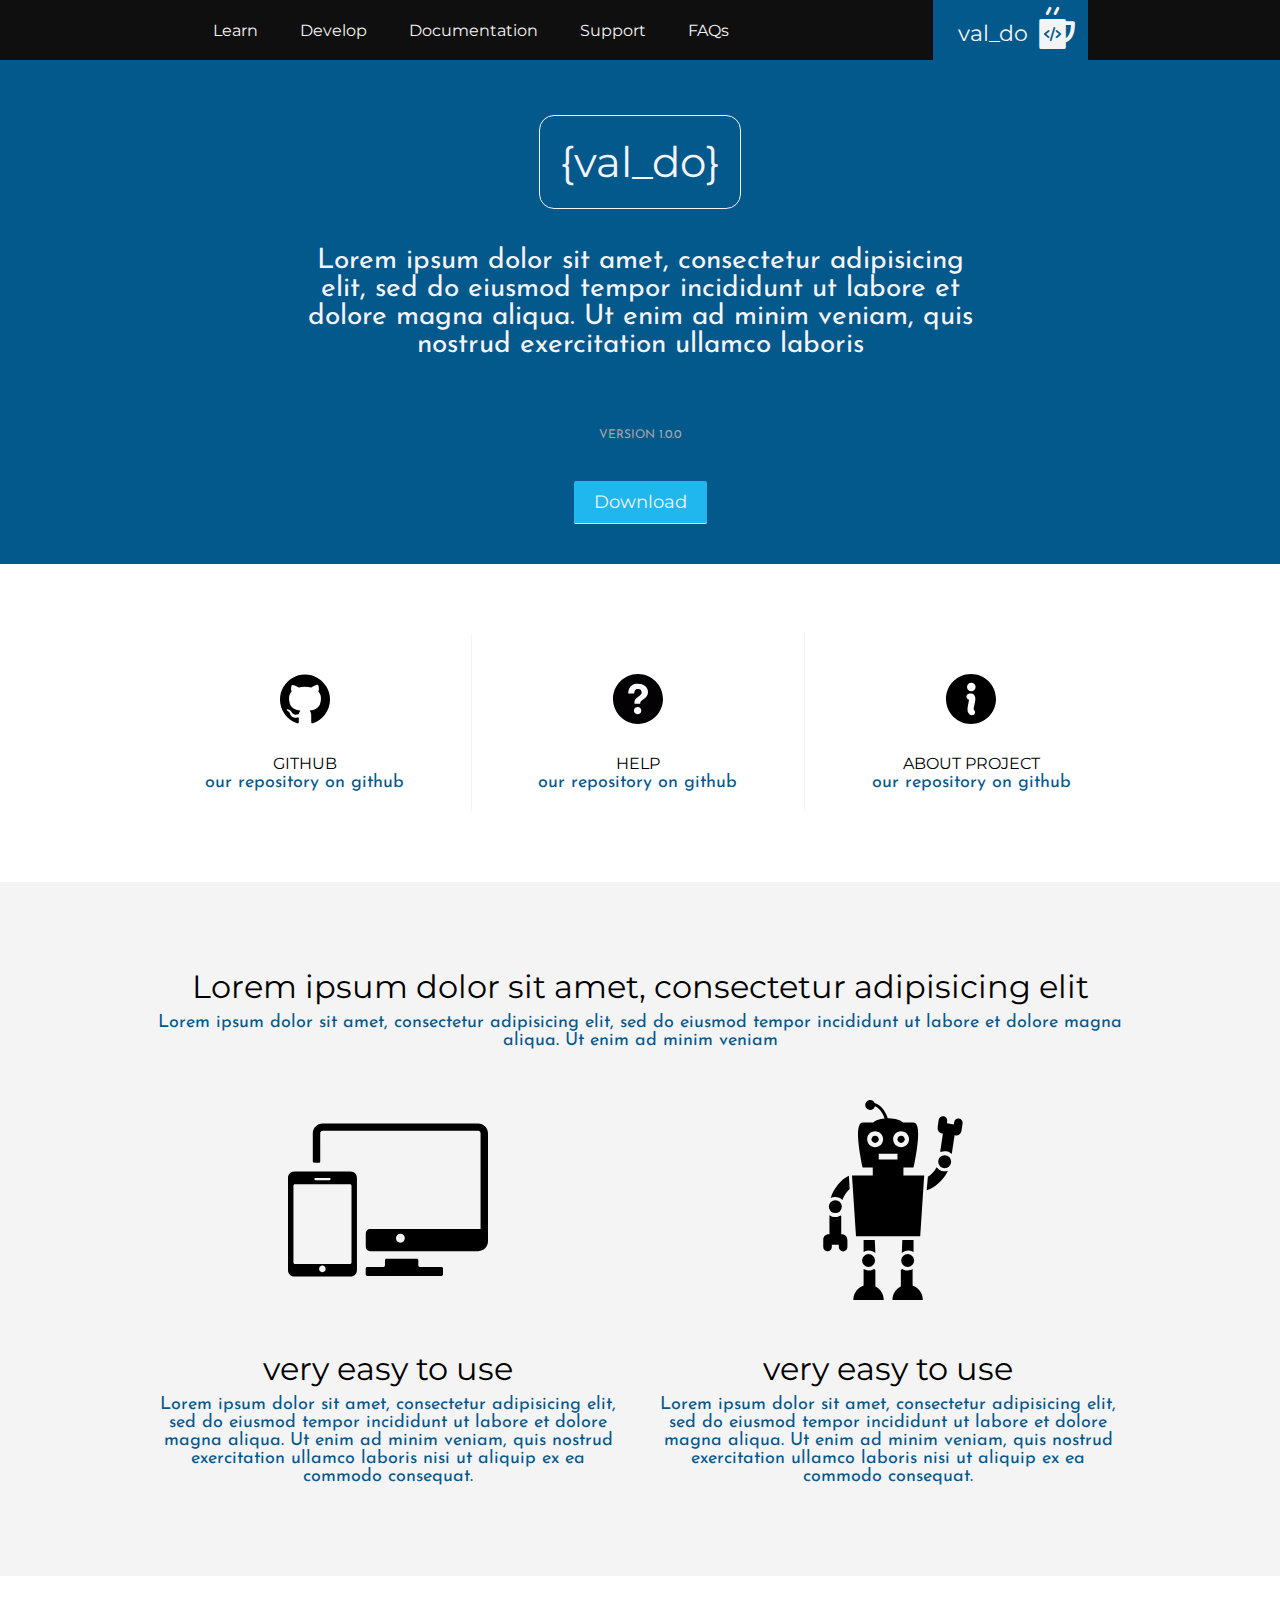
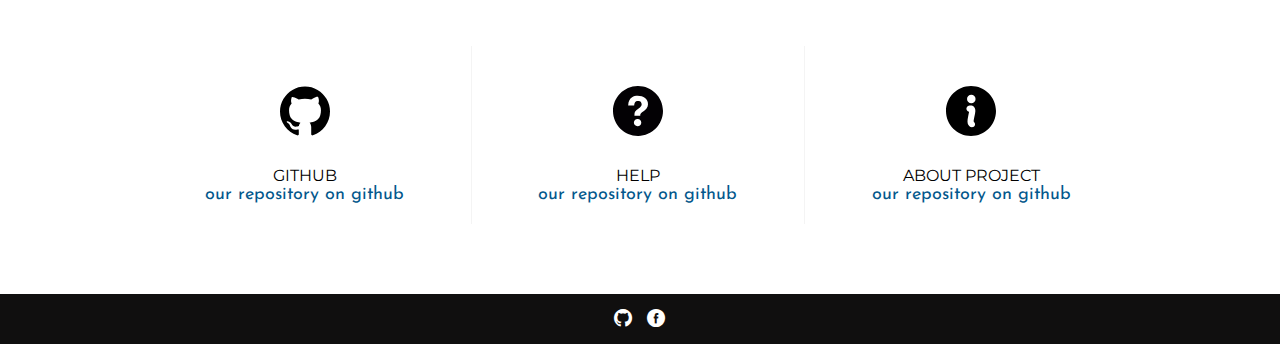
<file: index.html>
<!DOCTYPE html>
<html>
<haed>
	<title>val_do framework</title>
	<link href='https://fonts.googleapis.com/css?family=Josefin+Sans' rel='stylesheet' type='text/css'>
	<link href='https://fonts.googleapis.com/css?family=Montserrat' rel='stylesheet' type='text/css'>
	<link rel="stylesheet" type="text/css" href="css/val_do.css">
	<link rel="stylesheet" type="text/css" href="css/style.css">
	<link rel="stylesheet" type="text/css" href="css/icons.css">
</haed>

<body>
	
<header class="nav-header-do">
	<nav class="hd-nav-do">
		<ul class="nav-ul-do">
			<li class="nav-li-do"><a class="nav-a-do" href="#">learn</a></li>
			<li class="nav-li-do"><a class="nav-a-do" href="#">develop</a></li>
			<li class="nav-li-do"><a class="nav-a-do" href="#">documentation</a></li>
			<li class="nav-li-do"><a class="nav-a-do" href="#">support</a></li>
			<li class="nav-li-do"><a class="nav-a-do" href="#">FAQs</a></li>
		</ul>
		<a class="nav-logo-do" href="#"> val_do <i class="val val-val_do"></i></a>
	</nav>
</header>

<main class="main-do">
	<div class="row-do">
		<h1 class="h1-do main-logo">{val_do}</h1>
		<p class="p-do">
			Lorem ipsum dolor sit amet, consectetur adipisicing elit, sed do eiusmod
			tempor incididunt ut labore et dolore magna aliqua. Ut enim ad minim veniam,
			quis nostrud exercitation ullamco laboris 
		</p>
		<P class="p-do version">
			version 1.0.0
		</P>
		<a class="button-do" href="#">Download</a>
	</div>
</main>
<section class="section-do section-do-white">
	<div class="row-do">
		<div class="col-do-3">
			<img src="img/icons/github.svg" alt="github logo">
			<a class="a-do uppercase-do" href="#">GITHUB</a>
			<p class="p-do">our repository on github</p>
		</div>	
		<div class="col-do-3 both-border">
			<img src="img/icons/help.svg" alt="help logo">
			<a class="a-do uppercase-do" href="#">Help</a>
			<p class="p-do">our repository on github</p>
		</div>	
		<div class="col-do-3">
			<img src="img/icons/info.svg" alt="info logo">
			<a class="a-do uppercase-do" href="#">about project</a>
			<p class="p-do">our repository on github</p>
		</div>	
	</div>
</section>
<section class="section-do">
	<div class="row-do">
		<h1 class="h1-do">Lorem ipsum dolor sit amet, consectetur adipisicing elit</h1>
		<p class="p-do">
			Lorem ipsum dolor sit amet, consectetur adipisicing elit, sed do eiusmod
			tempor incididunt ut labore et dolore magna aliqua. Ut enim ad minim veniam
		</p>

		<div class="col-do-2">
			<img src="img/icons/responsive.svg">
			<h1 class="h1-do">very easy to use</h1>
			<p class="p-do">
				Lorem ipsum dolor sit amet, consectetur adipisicing elit, sed do eiusmod tempor incididunt ut labore et dolore magna aliqua. Ut enim ad minim veniam, quis nostrud exercitation ullamco laboris nisi ut aliquip ex ea commodo consequat.
			</p>
		</div>
		<div class="col-do-2">
			<img src="img/icons/smart.svg">
			<h1 class="h1-do">very easy to use</h1>
			<p class="p-do">
				Lorem ipsum dolor sit amet, consectetur adipisicing elit, sed do eiusmod tempor incididunt ut labore et dolore magna aliqua. Ut enim ad minim veniam, quis nostrud exercitation ullamco laboris nisi ut aliquip ex ea commodo consequat.
			</p>
		</div>

	</div>

</section>
<section class="section-do section-do-white">
	<div class="row-do">
		<div class="col-do-3">
			<img src="img/icons/github.svg" alt="github logo">
			<a class="a-do uppercase-do" href="#">GITHUB</a>
			<p class="p-do">our repository on github</p>
		</div>	
		<div class="col-do-3 both-border">
			<img src="img/icons/help.svg" alt="help logo">
			<a class="a-do uppercase-do" href="#">Help</a>
			<p class="p-do">our repository on github</p>
		</div>	
		<div class="col-do-3">
			<img src="img/icons/info.svg" alt="info logo">
			<a class="a-do uppercase-do" href="#">about project</a>
			<p class="p-do">our repository on github</p>
		</div>	
	</div>
</section>

<footer class="footer-do">
	<a class="a-do" href="#"><i class="val val-github"></i></a>
	<a class="a-do" href="#"><i class="val val-facebook"></i></a>
</footer>

</body>

</html>
</file>
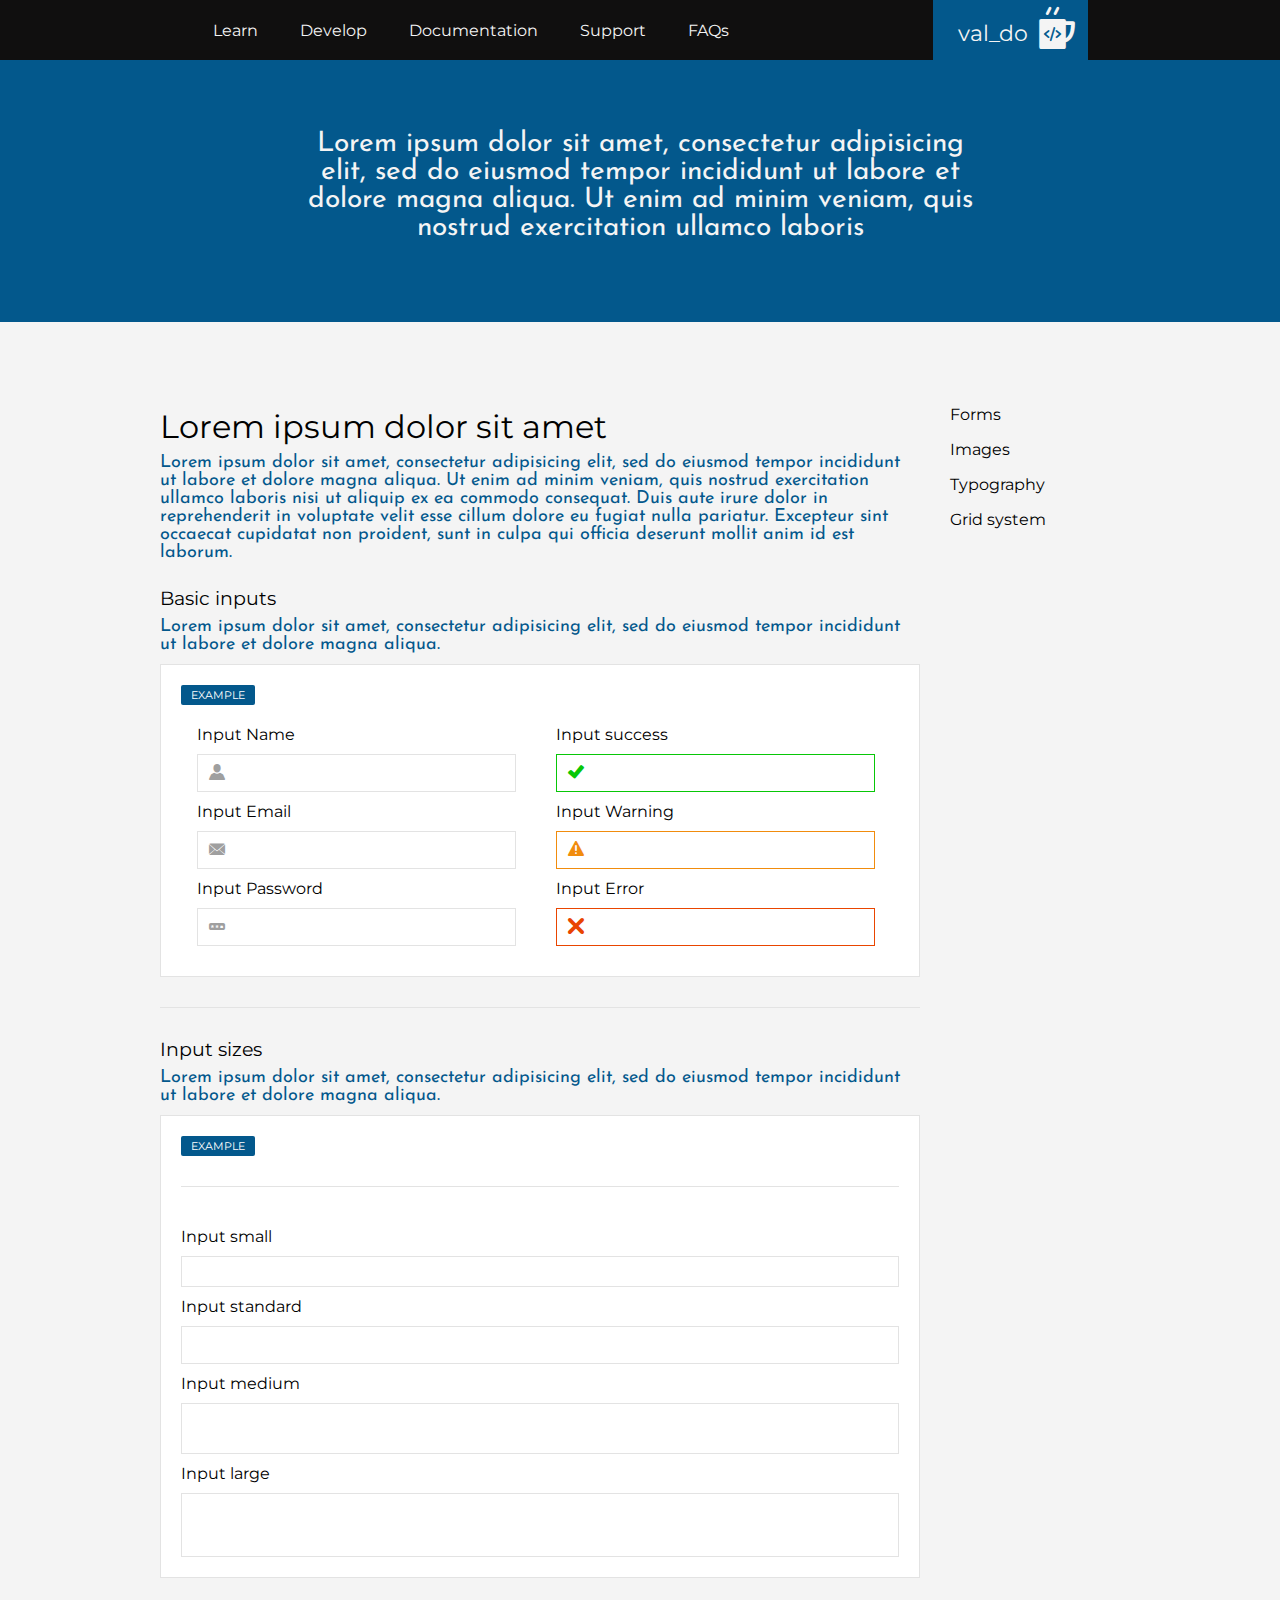
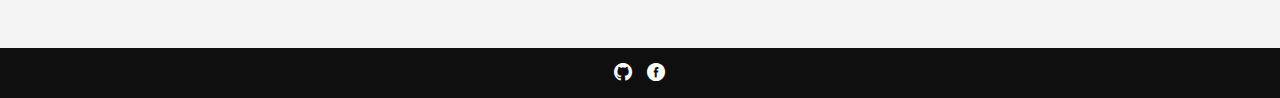
<file: items.html>
<!DOCTYPE html>
	<html>
	<haed>
		<title>val_do framework</title>
		<link href='https://fonts.googleapis.com/css?family=Josefin+Sans' rel='stylesheet' type='text/css'>
		<link href='https://fonts.googleapis.com/css?family=Montserrat' rel='stylesheet' type='text/css'>
		<link rel="stylesheet" type="text/css" href="css/val_do.css">
		<link rel="stylesheet" type="text/css" href="css/style.css">
		<link rel="stylesheet" type="text/css" href="css/icons.css">
	</haed>

	<body>
		
	<header class="nav-header-do">
		<nav class="hd-nav-do">
			<ul class="nav-ul-do">
				<li class="nav-li-do"><a class="nav-a-do" href="#">learn</a></li>
				<li class="nav-li-do"><a class="nav-a-do" href="#">develop</a></li>
				<li class="nav-li-do"><a class="nav-a-do" href="#">documentation</a></li>
				<li class="nav-li-do"><a class="nav-a-do" href="#">support</a></li>
				<li class="nav-li-do"><a class="nav-a-do" href="#">FAQs</a></li>
			</ul>
			<a class="nav-logo-do" href="#"> val_do <i class="val val-val_do"></i></a>
		</nav>
	</header>

	<main class="main-do">
		<div class="row-do">
			<p class="p-do">
				Lorem ipsum dolor sit amet, consectetur adipisicing elit, sed do eiusmod
				tempor incididunt ut labore et dolore magna aliqua. Ut enim ad minim veniam,
				quis nostrud exercitation ullamco laboris 
			</p>
		</div>
	</main>

	<section class="section-do">
		<div class="row-do">
			<div class="conent-do-3">
				<h1 class="h1-do">Lorem ipsum dolor sit amet</h1>
				<p class="p-do">
					Lorem ipsum dolor sit amet, consectetur adipisicing elit, sed do eiusmod
					tempor incididunt ut labore et dolore magna aliqua. Ut enim ad minim veniam,
					quis nostrud exercitation ullamco laboris nisi ut aliquip ex ea commodo
					consequat. Duis aute irure dolor in reprehenderit in voluptate velit esse
					cillum dolore eu fugiat nulla pariatur. Excepteur sint occaecat cupidatat non
					proident, sunt in culpa qui officia deserunt mollit anim id est laborum.
				</p>
				<h3 class="h3-do">Basic inputs</h3>
				<p class="p-do">
					Lorem ipsum dolor sit amet, consectetur adipisicing elit, sed do eiusmod
					tempor incididunt ut labore et dolore magna aliqua. 
				</p>
				<div class="wrap-do">
					<span class="sm-label">example</span>
					<div class="clear-do"></div>
					<div class="col-do-2">
						<label class="lbl-do" for="txt-1">Input Name</label>
						<div class="input-wrp-do">
							<input class="input-do" id="txt-1" type="text">
							<i class="val val-user"></i>
						</div>
						<label class="lbl-do" for="txt-2">Input Email</label>
						<div class="input-wrp-do">
							<input class="input-do" id="txt-2" type="email">
							<i class="val val-message"></i>
						</div>
						<label class="lbl-do" for="txt-3">Input Password</label>
						<div class="input-wrp-do">
							<input class="input-do" id="txt-3" type="password">
							<i class="val val-password"></i>
						</div>
					</div>
					<div class="col-do-2">
						<label class="lbl-do" for="txt-4">Input success</label>
						<div class="input-wrp-do">
							<input class="input-do inp-do-success" id="txt-4" type="email">
							<i class="val val-yes"></i>
						</div>
						<label class="lbl-do" for="txt-5">Input Warning</label>
						<div class="input-wrp-do">
							<input class="input-do inp-do-warning" id="txt-5" type="password">
							<i class="val val-error"></i>
						</div>
						<label class="lbl-do" for="txt-6">Input Error</label>
						<div class="input-wrp-do">
							<input class="input-do inp-do-error" id="txt-6" type="text">
							<i class="val val-no"></i>
						</div>
					</div>
				</div>
				<div class="hr-do"></div>
				<h3 class="h3-do">Input sizes</h3>
				<p class="p-do">
					Lorem ipsum dolor sit amet, consectetur adipisicing elit, sed do eiusmod
					tempor incididunt ut labore et dolore magna aliqua. 
				</p>
				<div class="wrap-do">
					<span class="sm-label">example</span>
					<div class="clear-do"></div>
					<div class="hr-do"></div>
					<label class="lbl-do" for="txt-10">Input small</label>
					<div class="input-wrp-do">
						<input class="input-do inp-do-sm" id="txt-10" type="text">
					</div>
					<label class="lbl-do" for="txt-8">Input standard</label>
					<div class="input-wrp-do">
						<input class="input-do inp-do-st" id="txt-8" type="text">
					</div>
					<label class="lbl-do" for="txt-9">Input medium</label>
					<div class="input-wrp-do">
						<input class="input-do inp-do-md" id="txt-9" type="text">
					</div>
					<label class="lbl-do" for="txt-10">Input large</label>
					<div class="input-wrp-do">
						<input class="input-do inp-do-lrg" id="txt-10" type="text">
					</div>
				</div>
			</div>
			<nav class="menu-do">
				<ul class="mn-ul-do">
					<li class="mn-li-do"><a class="mn-a-do" href="#">Forms</a></li>
					<li class="mn-li-do"><a class="mn-a-do" href="#">Images</a></li>
					<li class="mn-li-do"><a class="mn-a-do" href="#">Typography</a></li>
					<li class="mn-li-do"><a class="mn-a-do" href="#">Grid system</a></li>
				</ul>
			</nav>
			<div class="clear-do"></div>
		</div>
	</section>

	<footer class="footer-do">
		<a class="a-do" href="#"><i class="val val-github"></i></a>
		<a class="a-do" href="#"><i class="val val-facebook"></i></a>
	</footer>

	</body>

	</html>
</file>
<file: css/val_do.css>
.nav-header-do{
	width: 100%;
	height: 60px;
	background: #100F0F;
}

.hd-nav-do{
	width: 70%;
	height: 60px;
	margin: auto;
}

.nav-ul-do{
	font-family: 'Montserrat', sans-serif;
    margin: 0;
    padding: 0;
    float: left;
    height: 100%;
    list-style: none;
}

.nav-li-do{
    float: left;
    display: block;
    height: 100%;
}

.nav-a-do{
    color: #F4F4F4;
    font-size: 16px;
    display: block;
    padding: 21px 21px 20px 21px;
    text-decoration: none;
    text-transform: capitalize;
    transition: all 0.3s;
}

.nav-a-do:hover{
	color: #000;
	background: #F4F4F4;
}

.nav-logo-do{
	position: relative;
    font-family: 'Montserrat', sans-serif;
    float: right;
    font-size: 22px;
    color: #F4F4F4;
    text-decoration: none;
    padding: 20px 60px 13px 25px;
    background: #03588C;
    transition: all 0.3s;
}

.nav-logo-do:hover{
	color: #000;
	background: #F4F4F4;
}
.nav-logo-do i{
    font-size: 42px;
    top: 7px;
    right: 10px;
    position: absolute;
}

.main-do{
	padding: 40px 0;
	width: 100%;
	text-align: center;
	background: #03588C;
}

.h1-do, .h2-do, .h3-do, .h4-do, .h5-do, .h6-do{
	margin: 0;
	font-weight: normal;
	margin: 15px 0 8px 0;
	font-family: 'Montserrat', sans-serif;
}

.p-do{
    font-family: 'Josefin Sans', sans-serif;
    display: inline-block;
    color: #03588C;
    font-size: 18px;
    margin: 0 0 10px 0;
    padding: 0;
}

.button-do{
    font-size: 14px;
    text-decoration: none;
    background: #20B7EF;
    color: #F4F4F4;
    border-bottom: 1px solid #F4F4F4;
    padding: 10px 20px;
    border-radius: 2px;
    display: inline-block;
    font-family: 'Montserrat', sans-serif;
    transition: all 0.3s;
}

.button-do:hover{
	background: #A8A7A7;
	color: #000;
	border-bottom: 1px solid #000;
}

.button-do:active{
	background: #100F0F;
	color: #F4F4F4;
	border-bottom: 1px solid #F4F4F4;
}

.section-do{
	padding: 70px 0;
	background: #F4F4F4;
}

.row-do{
	width: 100%;
	max-width: 62.5rem;
	margin: 0 auto;
}

.both-border{
	border-right: 1px solid #F4F4F4;
	border-left: 1px solid #F4F4F4;
}

.col-do-2, .col-do-3{
	display: inline-block;
    width: 50%;
    box-sizing: border-box;
    margin-left: -4px;
    padding: 10px 20px;
}

.col-do-3{
	width: 33.33333%;
}

.a-do{
	text-decoration: none;
	display: block;
	font-family: 'Montserrat', sans-serif;
	color: #000;
}

.uppercase-do{
	text-transform: uppercase;
}

.footer-do{
    width: 100%;
    background: #100F0F;
    height: 50px;
    padding: 15px 0;
    box-sizing: border-box;
}

.menu-do{
	width: 20%;
	float: right;
}

.conent-do-3{
	text-align: left;
    width: 80%;
    float: left;
    padding: 0 20px;
    box-sizing: border-box;
}

.clear-do{
	clear: both;
}

.mn-ul-do{
	list-style: none;
	margin: 0;
	padding: 5px 0;
	text-align: left;
	font-family: 'Montserrat', sans-serif;
}

.mn-a-do{
    color: #000;
    text-decoration: none;
    display: block;
    padding: 8px 10px;
	transition: all 0.3s;
}

.mn-a-do:hover{
	background: #03588C;
	color: #F4F4F4;
}

.hr-do{
	width: 100%;
	background: #E3E3E3;
	height: 1px;
	margin: 30px 0;
}

.wrap-do{
	width: 100%;
	padding: 20px;
	background: #Fff;
	border: 1px solid #E3E3E3;
	box-sizing: border-box;
}

.sm-label{
    background: #03588C;
    padding: 3px 10px;
    font-family: 'Montserrat', sans-serif;
    border-radius: 2px;
    color: #fff;
    font-size: 11px;
    text-transform: uppercase;
    float: left;
}

.lbl-do{
	padding: 10px 0;
	display: block;
    font-family: 'Montserrat', sans-serif;
}

.input-wrp-do{
	position: relative;
}

.input-wrp-do i{
    position: absolute;
    height: 100%;
    width: 40px;
    top: 0;
    left: 0;
    color: #9F9F9F;
    text-align: center;
    padding: 10px 0;
    box-sizing: border-box;
}

.input-do{
	display: block;
	width: 100%;
	padding: 10px 10px 10px 40px;
	box-sizing: border-box;
	border: 1px solid #E3E3E3;
	outline: none;
    font-family: 'Montserrat', sans-serif;
    transition: all 0.5s;
}

.inp-do-success{
	border: 1px solid #08C708;
}

.inp-do-success ~ i{
	color: #08C708;
}

.inp-do-error{
	border: 1px solid #E94500;
}

.inp-do-error ~ i{
	color: #E94500;
}

.inp-do-warning{
	border: 1px solid #F18C0D;
}

.inp-do-warning ~ i{
	color: #F18C0D;
}

.input-do:focus{
	border: 1px solid #03588C;
}

.input-do:focus + i{
	color: #03588C;
	transition: 0.5s;
}

.inp-do-st{
	padding: 10px;
}

.inp-do-md{
	padding: 15px;
	font-size: 16px;
}

.inp-do-lrg{
	padding: 20px;
	font-size: 18px;
}

.inp-do-sm{
	padding: 7px;
	font-size: 12px;
}
</file>
<file: css/style.css>
body{
	margin: 0;
	padding: 0;
}

.main-logo{
	padding: 20px;
    border: 1px solid #F4F4F4;
    display: inline-block;
    border-radius: 15px;
    color: #F4F4F4;
    font-weight: normal;
}

.main-do .h1-do{
	font-size: 42px;
}

.main-do .p-do{
    font-size: 28px;
    width: 100%;
    color: #F4F4F4;
    padding: 30px 150px;
    box-sizing: border-box;
}

.main-do .button-do{
	font-size: 18px;
	font-weight: normal;
}

.main-do .version{
	text-transform: uppercase;
	font-size: 12px;
	color: #A8A7A7;
}

.section-do{
	text-align: center;
	
}

.section-do .h1-do{
	font-family: 'Montserrat', sans-serif; 
}

.col-do-2 img{
    width: 60%;
    height: 200px;
    margin: 30px;
}

.section-do-white{
	background: #fff;
}

.col-do-3{
	text-align: center;
}

.col-do-3 img{
	width: 50px;
	display: block;
	margin: 30px auto;
}

.footer-do{
	text-align: center;
}

.footer-do a{
	color: #fff;
	font-size: 18px;
	padding: 0 5px;
	display: inline-block;
}

.main-do{
	animation-name: bg;
	animation-iteration-count:infinite;
	animation-duration: 20s;
}

@keyframes bg {
    20% {background: #8062F3;}
    40% {background: #08AEF1;}
    60% {background: #2B2B2B;}
    80% {background: #E94500;}
}
</file>
<file: css/icons.css>
/* Generated by Glyphter (http://www.glyphter.com) on  Sat Oct 31 2015*/
@font-face {
    font-family: 'val_do';
    src: url('../fonts/icons/val_do.eot');
    src: url('../fonts/icons/val_do.eot?#iefix') format('embedded-opentype'),
         url('../fonts/icons/val_do.woff') format('woff'),
         url('../fonts/icons/val_do.ttf') format('truetype'),
         url('../fonts/icons/val_do.svg#val_do') format('svg');
    font-weight: normal;
    font-style: normal;
}
[class*='val-']:before{
	display: inline-block;
   font-family: 'val_do';
   font-style: normal;
   font-weight: normal;
   line-height: 1;
   -webkit-font-smoothing: antialiased;
   -moz-osx-font-smoothing: grayscale
}
.val-val_do:before{content:'\0041';}
.val-responsive:before{content:'\0042';}
.val-smart:before{content:'\0043';}
.val-info:before{content:'\0044';}
.val-help:before{content:'\0045';}
.val-github:before{content:'\0046';}
.val-facebook:before{content:'\0047';}
.val-user:before{content:'\0048';}
.val-message:before{content:'\0049';}
.val-password:before{content:'\004A';}
.val-error:before{content:'\004B';}
.val-yes:before{content:'\004C';}
.val-no:before{content:'\004D';}
.val-minus:before{content:'\004E';}
</file>
